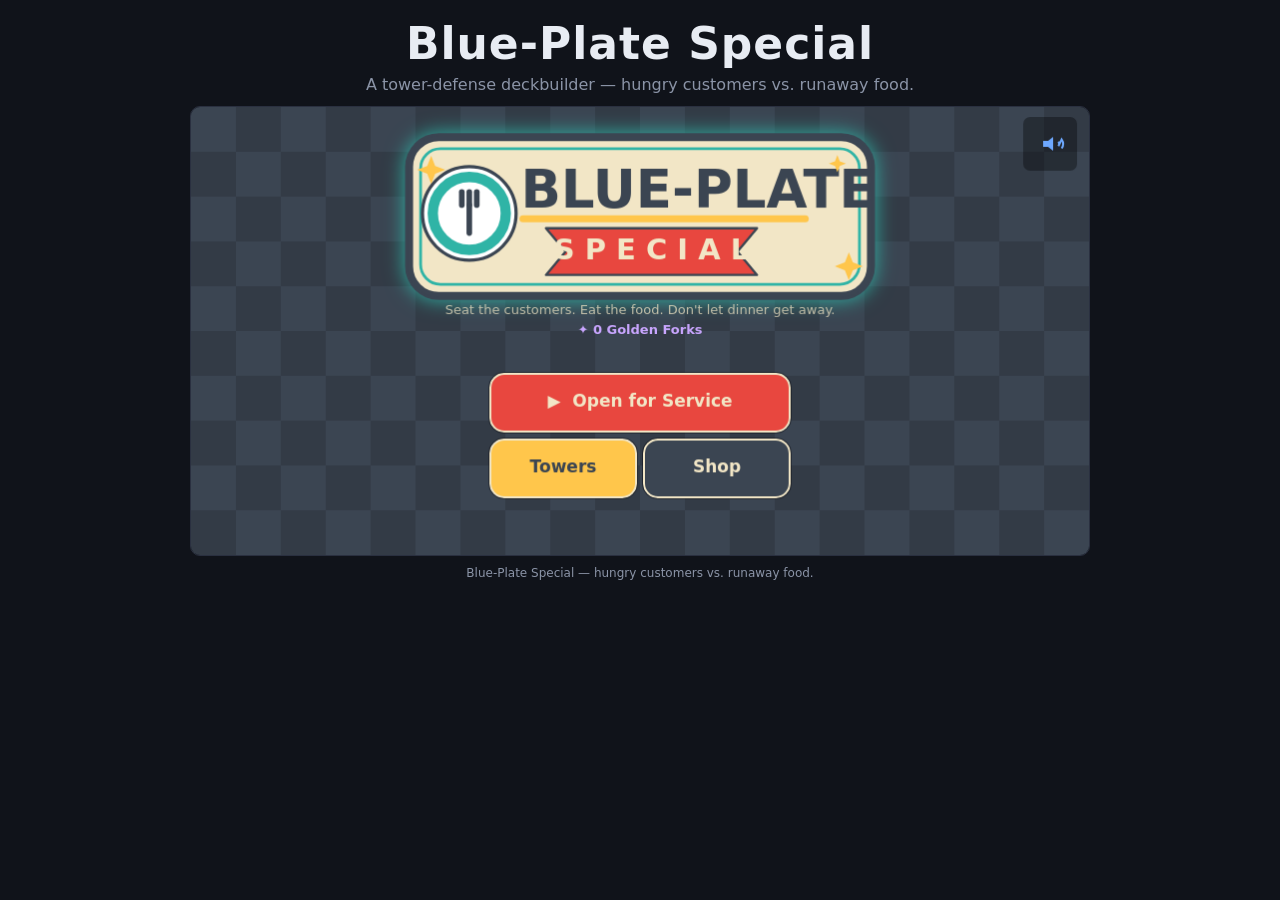
<file: index.html>
<!DOCTYPE html>
<!--
  Blue-Plate Special (working title; formerly Deckbound) — a tower-defense deckbuilder (v1).

  Theme: hungry customers vs. runaway food. From the hub, spend Golden Forks to
  reserve customers/perks (saved between runs), then Open for Service — seat &
  upgrade customers from your regulars, and eat waves of runaway dishes before
  they reach the trash chute. Win or lose, you earn Golden Forks and get stronger
  over time. All game code lives in src/ (DOM-free logic in src/engine.js).

  Plain HTML + CSS + JavaScript for now. We can add Phaser 3 later if the
  real-time action needs it (see GAME_BRIEF.md).
-->
<html lang="en">
<head>
  <meta charset="UTF-8" />

  <!-- Makes the page scale correctly on phones (needed for iPhone play).
       maximum-scale=1 + user-scalable=no stop iOS Safari's double-tap-to-zoom on
       the canvas (a tower-defense game wants taps, not zoom gestures) — paired
       with touch-action:none on the canvas in style.css. -->
  <meta name="viewport" content="width=device-width, initial-scale=1.0, maximum-scale=1.0, user-scalable=no, viewport-fit=cover" />

  <title>Blue-Plate Special</title>

  <!-- Our styles live in a separate file to keep things easy to read. -->
  <link rel="stylesheet" href="style.css" />
</head>

<body>
  <!-- Page header: the game's title and a one-line reminder of what it is. -->
  <header class="site-header">
    <h1>Blue-Plate Special</h1>
    <p class="tagline">A tower-defense deckbuilder — hungry customers vs. runaway food.</p>
  </header>

  <!-- Main play area. Everything the game draws will go on this canvas. -->
  <main class="stage">
    <!--
      The <canvas> is where all game graphics are drawn. Its internal drawing
      size (900x450) is fixed here; CSS controls how big it looks on screen. The
      board is an 800x450 coordinate space offset right by a 100px tower rail — a
      presentation-only viewport transform (Issue #79); the engine still lives in
      board coords. src/render.js draws the rail, the scene, and the upgrade sheet.
    -->
    <canvas id="game-canvas" width="900" height="450"
            aria-label="Blue-Plate Special game area: the tower rail, the conveyor belt, and the dish return"></canvas>
  </main>

  <!-- Footer: a quiet status line we can use while building. -->
  <footer class="site-footer">
    <span>Blue-Plate Special — hungry customers vs. runaway food.</span>
  </footer>

  <!-- Balance numbers (difficulty & economy), generated from data/balance.json
       by tools/gen_balance.py. Loaded first so window.BALANCE exists when the
       game reads it. Deferred scripts run in order. -->
  <script src="balance.data.js?v=fb516e59" defer></script>

  <!-- The game code, split into modules (order matters; plain globals, no
       bundler — double-clicking index.html still works):
       data (constants + balance merge) -> engine (DOM-free logic) -> audio ->
       art (pure draw fns) -> render (UI/scene) -> main (boot/input/loop). -->
  <script src="src/data.js?v=92abb247" defer></script>
  <script src="src/engine.js?v=baeb0e07" defer></script>
  <script src="src/audio.js?v=4b8a68f2" defer></script>
  <script src="src/art.js?v=645c8ca5" defer></script>
  <script src="src/render.js?v=beed371e" defer></script>
  <script src="src/main.js?v=631be13c" defer></script>
</body>
</html>
</file>
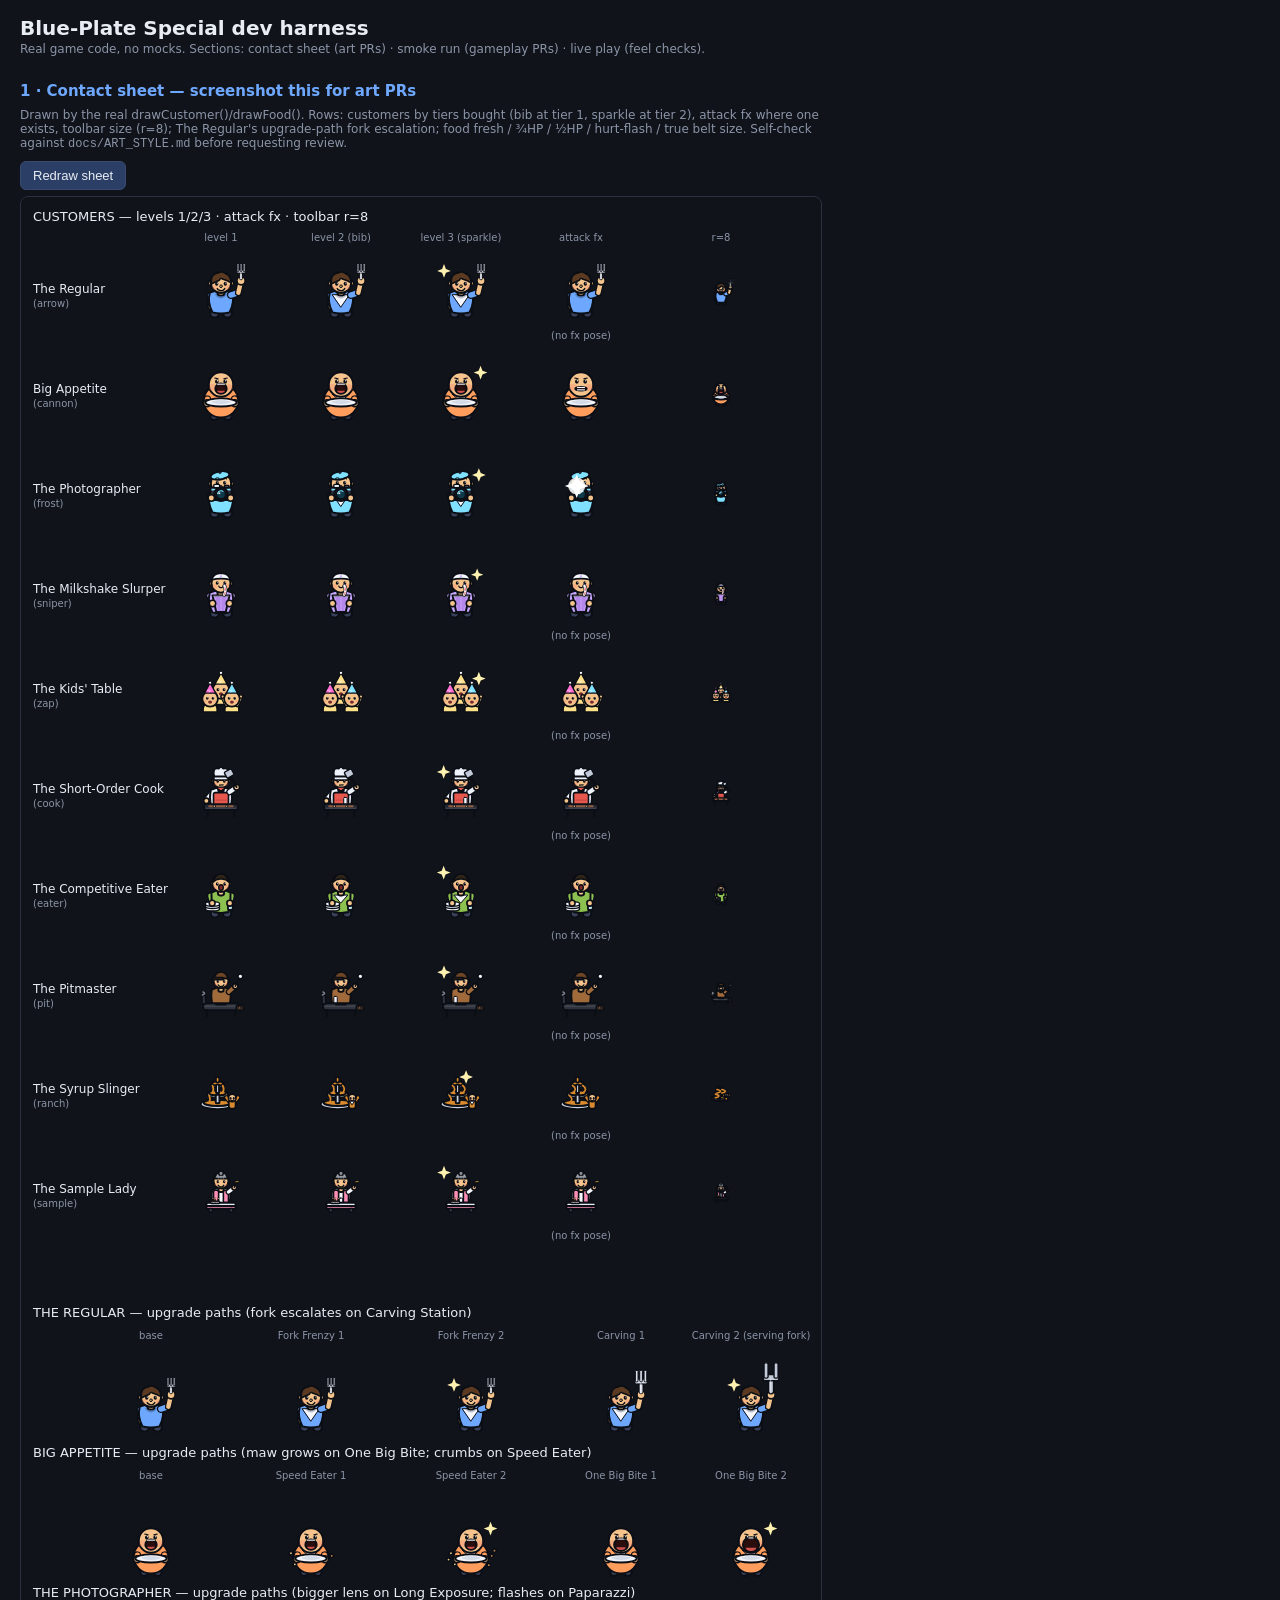
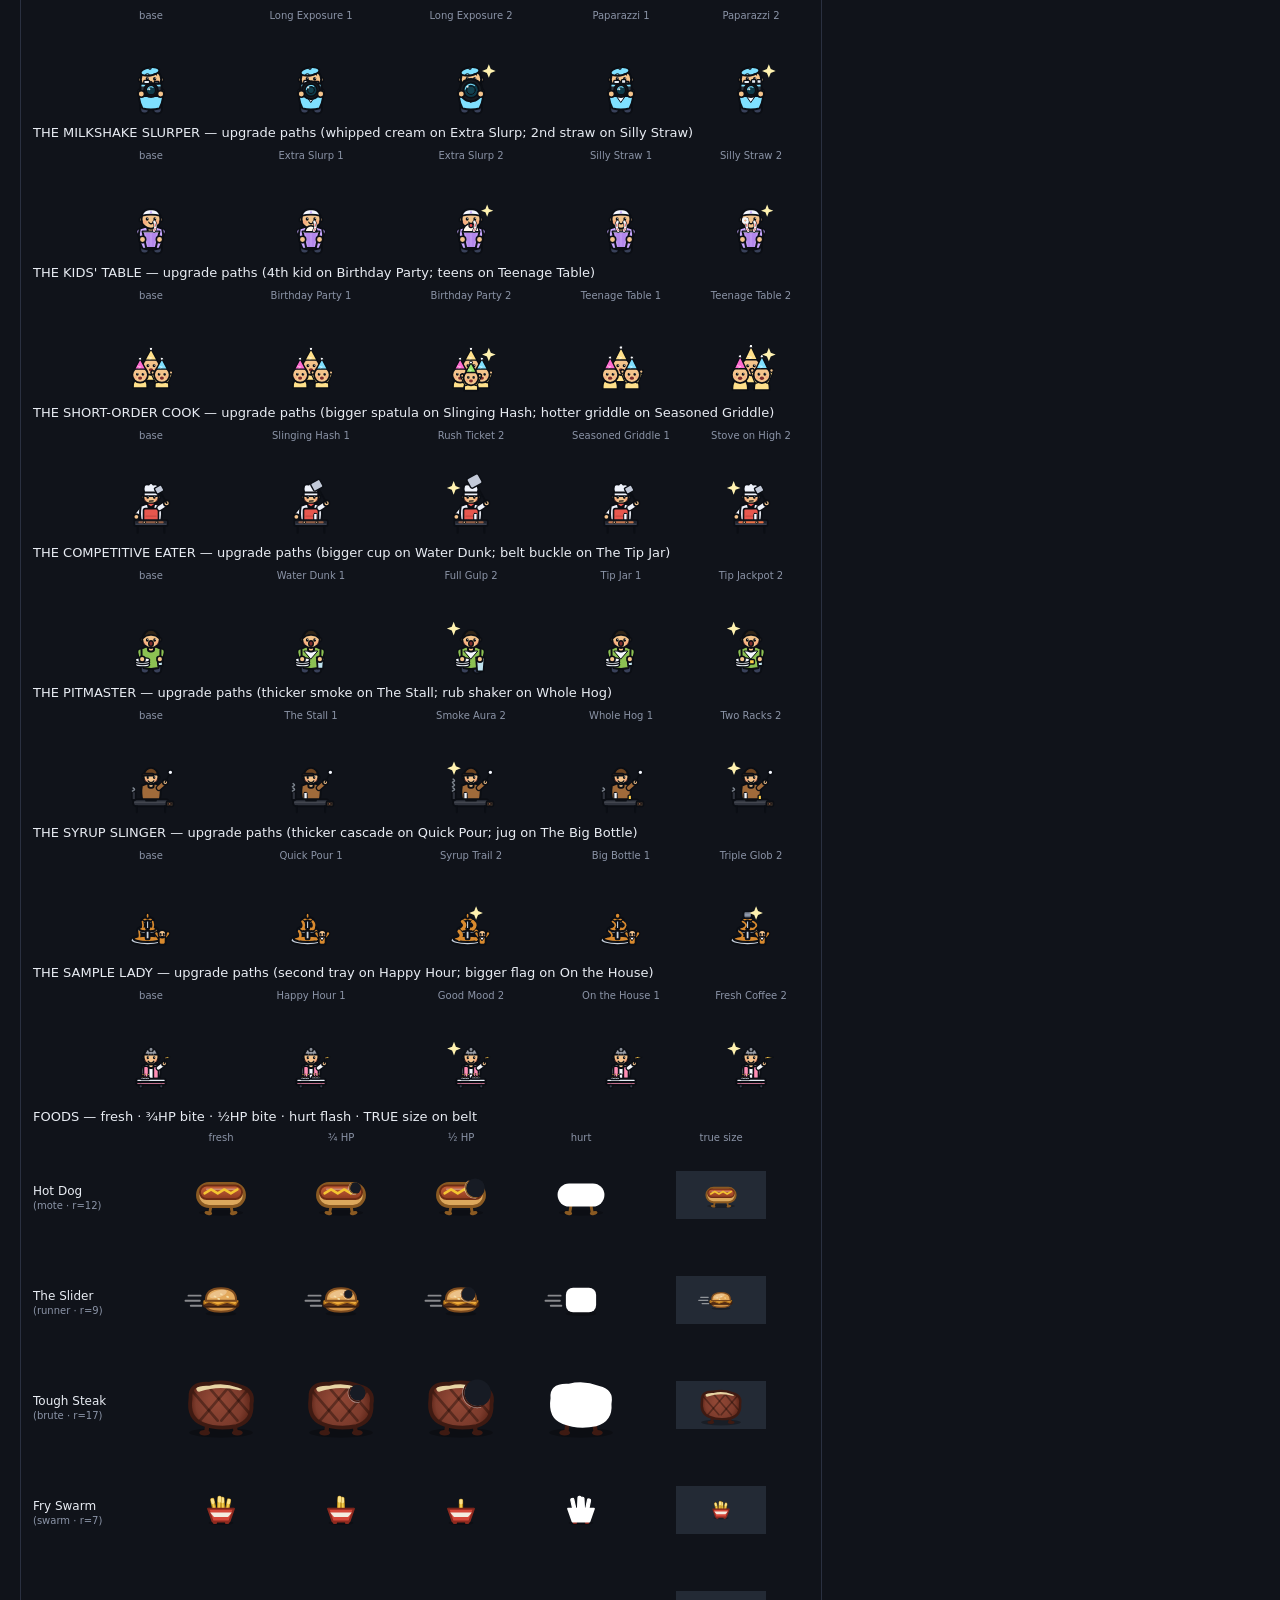
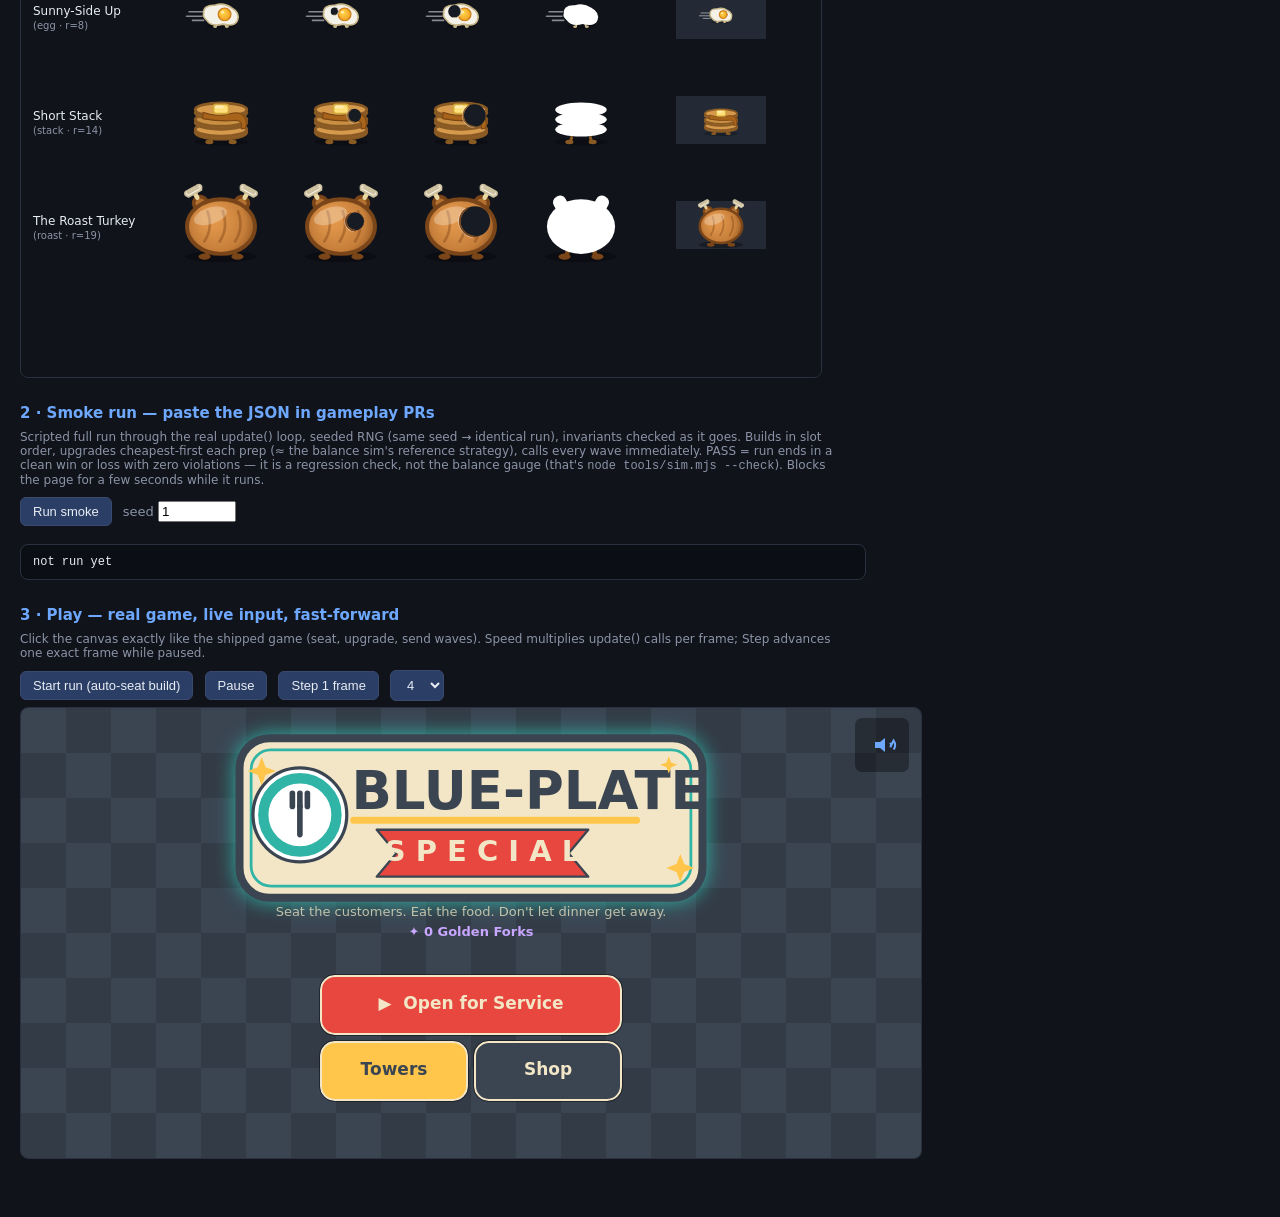
<file: tools/dev/harness.html>
<!DOCTYPE html>
<!--
  Blue-Plate Special dev harness — the self-serve verification tool for agents (and
  curious humans). Loads the REAL game code (../../balance.data.js + the
  ../../src/*.js modules, no copies, no mocks) and gives three things:

    1. CONTACT SHEET — every customer (levels 1/2/3, attack fx, toolbar size) and
       every food (fresh / ¾HP / ½HP / hurt / true belt size) drawn by the real
       drawCustomer()/drawFood() onto one canvas. Screenshot THIS for art PRs —
       one image, one review round, instead of per-asset back-and-forth.

    2. SMOKE RUN — plays a full scripted run through the real update() loop with
       a SEEDED RNG (same seed → same run, so a repro is a URL), checking
       invariants every few steps (currency ≥ 0, lives in range, finite enemy
       state, legal phases). Prints a JSON verdict. Paste that JSON in gameplay
       PRs.

    3. PLAY — the real game, live input, with a speed multiplier and
       frame-stepping. The page freezes the game's own rAF loop at boot and
       drives update()/render() itself, so fast-forward and stepping stay exact.

  URL params (all optional):
    ?mode=sheet | smoke | play | sounds   auto-run that section on load
    &seed=1                         RNG seed (smoke always seeds; play seeds if given)
    &build=arrow,cannon,frost,arrow tower ids placed in slot order (default = the
                                    balance sim's reference board)
    &paths=stat | signature         which upgrade path each tower takes in the smoke
                                    (default stat; signature exercises the tier-2 mechanics)
    &speed=4                        play-mode updates per frame (1/2/4/8)

  Serve the repo root (python3 -m http.server) and open
    http://localhost:PORT/tools/dev/harness.html?mode=sheet
  Dev tool only — not part of the game; safe to ignore in production.
-->
<html lang="en">
<head>
<meta charset="UTF-8" />
<meta name="viewport" content="width=device-width, initial-scale=1.0" />
<title>Blue-Plate Special dev harness</title>
<style>
  :root { --bg:#10131a; --panel:#171b24; --ink:#e8ecf3; --muted:#8b94a7; --accent:#6ea8fe; --good:#7dff9b; --bad:#ff6b6b; }
  body { margin:0; padding:16px 20px 60px; background:var(--bg); color:var(--ink);
         font-family: system-ui, -apple-system, "Segoe UI", Roboto, sans-serif; }
  h1 { font-size:20px; margin:0 0 2px; }
  h2 { font-size:15px; margin:26px 0 8px; color:var(--accent); }
  p.hint { color:var(--muted); font-size:12px; margin:2px 0 10px; max-width:820px; }
  canvas { background:var(--panel); border:1px solid #2a3040; border-radius:8px; display:block; }
  button, select { background:#2b3f66; color:var(--ink); border:1px solid #3a4a6e; border-radius:6px;
                   padding:6px 12px; font-size:13px; cursor:pointer; margin:0 6px 6px 0; }
  button:hover { background:#37518a; }
  pre { background:#0b0e14; border:1px solid #2a3040; border-radius:8px; padding:10px 12px;
        font-size:12px; max-width:820px; overflow-x:auto; white-space:pre-wrap; }
  .pass { color:var(--good); } .fail { color:var(--bad); }
</style>
</head>
<body>
<h1>Blue-Plate Special dev harness</h1>
<p class="hint">Real game code, no mocks. Sections: contact sheet (art PRs) · smoke run (gameplay PRs) · live play (feel checks).</p>

<!-- ============ 1) CONTACT SHEET ============ -->
<h2 id="sheet-title">1 · Contact sheet — screenshot this for art PRs</h2>
<p class="hint">Drawn by the real drawCustomer()/drawFood(). Rows: customers by tiers bought (bib at tier 1, sparkle at tier 2), attack fx where one exists, toolbar size (r=8); The Regular's upgrade-path fork escalation; food fresh / ¾HP / ½HP / hurt-flash / true belt size. Self-check against <code>docs/ART_STYLE.md</code> before requesting review.</p>
<button id="redraw-sheet">Redraw sheet</button>
<canvas id="sheet-canvas" width="800" height="3380"></canvas>

<!-- ============ 2) SMOKE RUN ============ -->
<h2 id="smoke-title">2 · Smoke run — paste the JSON in gameplay PRs</h2>
<p class="hint">Scripted full run through the real update() loop, seeded RNG (same seed → identical run), invariants checked as it goes. Builds in slot order, upgrades cheapest-first each prep (≈ the balance sim's reference strategy), calls every wave immediately. PASS = run ends in a clean win or loss with zero violations — it is a regression check, not the balance gauge (that's <code>node tools/sim.mjs --check</code>). Blocks the page for a few seconds while it runs.</p>
<button id="run-smoke">Run smoke</button>
<label style="font-size:13px;color:var(--muted)">seed <input id="smoke-seed" type="number" value="1" style="width:70px"></label>
<pre id="smoke-out">not run yet</pre>

<!-- ============ 3) PLAY ============ -->
<h2 id="play-title">3 · Play — real game, live input, fast-forward</h2>
<p class="hint">Click the canvas exactly like the shipped game (seat, upgrade, send waves). Speed multiplies update() calls per frame; Step advances one exact frame while paused.</p>
<button id="play-start">Start run (auto-seat build)</button>
<button id="play-pause">Pause</button>
<button id="play-step">Step 1 frame</button>
<select id="play-speed"><option>1</option><option>2</option><option selected>4</option><option>8</option></select>
<canvas id="game-canvas" width="900" height="450"></canvas>   <!-- 900x450 design canvas (800x450 board + 100px rail), Issue #79 -->

<!-- Freeze the game's own rAF loop BEFORE src/main.js boots: startGameLoop()
     runs at DOMContentLoaded and would otherwise fight the harness driver. The
     harness restores real rAF for its own loop after boot. -->
<script>
  window.__realRAF = window.requestAnimationFrame.bind(window);
  window.requestAnimationFrame = function () { return 0; };
</script>
<script>
  // Cache-bust the game scripts so a warm browser can't serve STALE src during
  // verification (this bit two prior sessions — the harness has no gen_balance
  // ?v= stamps like index.html does). Date.now() forces a fresh fetch each load;
  // document.write keeps the strict load order (data → engine → audio → art →
  // render → main) that plain-globals boot depends on.
  var __cb = "?cb=" + Date.now();
  ["../../balance.data.js", "../../src/data.js", "../../src/engine.js", "../../src/audio.js",
   "../../src/art.js", "../../src/render.js", "../../src/main.js"]
    .forEach(function (s) { document.write('<script src="' + s + __cb + '"><\/script>'); });
</script>

<script>
(function () {
  "use strict";

  const params = new URLSearchParams(location.search);
  const DEFAULT_BUILD = ["arrow", "cannon", "frost", "arrow"];   // = the sim's reference board
  // Reference upgrade strategy (mirrors tools/sim.mjs): each tower commits to
  // one fixed path and buys its two tiers cheapest-next-first.
  const SIM_PATHS = { arrow: "carvingStation", cannon: "oneBigBite", frost: "longExposure", sniper: "extraSlurp", zap: "teenageTable" };
  // The signature path per tower — ?paths=signature drives the smoke down these so
  // it exercises the tier-2 mechanics (pierce, crumb, knockback, …), not just stats.
  const SIGNATURE_PATHS = { arrow: "forkFrenzy", cannon: "speedEater", frost: "paparazzi", sniper: "sillyStraw", zap: "birthdayParty" };
  const pathMapFor = mode => (mode === "signature" ? SIGNATURE_PATHS : SIM_PATHS);
  const parsePaths = () => (params.get("paths") === "signature" ? "signature" : "stat");
  const parseBuild = () => {
    const raw = (params.get("build") || "").split(",").map(s => s.trim()).filter(Boolean);
    const valid = raw.filter(id => TOWER_BY_ID[id]);
    return valid.length ? valid : DEFAULT_BUILD;
  };

  // Deterministic RNG: swap Math.random for a seeded generator. The game only
  // calls Math.random at runtime (spawn shuffle, jitter, particles), never at
  // load, so seeding just-in-time makes whole runs reproducible.
  function mulberry32(a) {
    return function () {
      a |= 0; a = (a + 0x6D2B79F5) | 0;
      let t = Math.imul(a ^ (a >>> 15), 1 | a);
      t = (t + Math.imul(t ^ (t >>> 7), 61 | t)) ^ t;
      return ((t ^ (t >>> 14)) >>> 0) / 4294967296;
    };
  }

  /* ---------------- 1) Contact sheet ---------------- */

  function drawSheet() {
    const c = document.getElementById("sheet-canvas");
    const ctx = c.getContext("2d");
    ctx.clearRect(0, 0, c.width, c.height);
    ctx.fillStyle = "#10131a"; ctx.fillRect(0, 0, c.width, c.height);

    const label = (text, x, y, size = 10, color = "#8b94a7", align = "center") => {
      ctx.fillStyle = color; ctx.font = size + "px system-ui, sans-serif";
      ctx.textAlign = align; ctx.fillText(text, x, y); ctx.textAlign = "left";
    };
    const title = (text, y) => label(text, 12, y, 13, "#e8ecf3", "left");

    // --- Customers: one row each; cols L1, L2, L3, fx, toolbar size ---
    title("CUSTOMERS — levels 1/2/3 · attack fx · toolbar r=8", 24);
    const custCols = [200, 320, 440, 560, 700];
    const colHead = ["level 1", "level 2 (bib)", "level 3 (sparkle)", "attack fx", "r=8"];
    custCols.forEach((x, i) => label(colHead[i], x, 44));
    // fx states only exist for these two; others just show their base pose.
    const FX = { cannon: { bite: 0.8 }, frost: { firing: true } };
    TOWER_ORDER.forEach((id, row) => {
      const def = TOWER_BY_ID[id];
      const cy = 96 + row * 100;
      label(def.name, 12, cy, 12, "#e8ecf3", "left");
      label("(" + id + ")", 12, cy + 14, 10, "#8b94a7", "left");
      [1, 2, 3].forEach((lv, col) => drawCustomer(ctx, id, custCols[col], cy, 17, def.color, { level: lv }));
      drawCustomer(ctx, id, custCols[3], cy, 17, def.color, { level: 1, ...(FX[id] || {}) });
      if (!FX[id]) label("(no fx pose)", custCols[3], cy + 46);
      drawCustomer(ctx, id, custCols[4], cy, 8, def.color, { level: 1 });
    });

    // --- The Regular: upgrade-PATH art states (PR 1 vertical slice) ---
    // Carving Station escalates the fork (bigger at tier 1, large two-tine serving
    // fork at tier 2); Fork Frenzy keeps the everyday fork (its tier-2 pierce is a
    // projectile, not customer art). Bib appears at tier 1, sparkle at tier 2.
    const rpY = 1120;   // sections sit below ALL customer rows (96 + 10×100)
    title("THE REGULAR — upgrade paths (fork escalates on Carving Station)", rpY);
    const rpCols = [130, 290, 450, 600, 730];
    const rpHead = ["base", "Fork Frenzy 1", "Fork Frenzy 2", "Carving 1", "Carving 2 (serving fork)"];
    rpCols.forEach((x, i) => label(rpHead[i], x, rpY + 22));
    const rpStates = [
      { level: 1 },
      { level: 2, path: "forkFrenzy", tier: 1 },
      { level: 3, path: "forkFrenzy", tier: 2 },
      { level: 2, path: "carvingStation", tier: 1 },
      { level: 3, path: "carvingStation", tier: 2 },
    ];
    rpStates.forEach((st, i) => drawCustomer(ctx, "arrow", rpCols[i], rpY + 90, 17, TOWER_BY_ID.arrow.color, st));

    // --- Big Appetite: upgrade-PATH art states (PR 2 signatures) ---
    // One Big Bite grows the maw (bigger bite → the knockback path); Speed Eater
    // scatters more crumbs (fast, messy eater → the crumb-splash path). Bib at tier
    // 1, sparkle at tier 2, same as everyone.
    const bpY = 1260;
    title("BIG APPETITE — upgrade paths (maw grows on One Big Bite; crumbs on Speed Eater)", bpY);
    const bpCols = [130, 290, 450, 600, 730];
    const bpHead = ["base", "Speed Eater 1", "Speed Eater 2", "One Big Bite 1", "One Big Bite 2"];
    bpCols.forEach((x, i) => label(bpHead[i], x, bpY + 22));
    const bpStates = [
      { level: 1 },
      { level: 2, path: "speedEater", tier: 1 },
      { level: 3, path: "speedEater", tier: 2 },
      { level: 2, path: "oneBigBite", tier: 1 },
      { level: 3, path: "oneBigBite", tier: 2 },
    ];
    bpStates.forEach((st, i) => drawCustomer(ctx, "cannon", bpCols[i], bpY + 92, 17, TOWER_BY_ID.cannon.color, st));

    // --- The Photographer: upgrade-PATH art states (PR 3 signatures) ---
    // Long Exposure deepens the lens (longer + stronger after-slow); Paparazzi adds
    // flash bulbs (freezes 2 dishes at once). Bib at tier 1, sparkle at tier 2.
    const phY = 1400;
    title("THE PHOTOGRAPHER — upgrade paths (bigger lens on Long Exposure; flashes on Paparazzi)", phY);
    const phCols = [130, 290, 450, 600, 730];
    const phHead = ["base", "Long Exposure 1", "Long Exposure 2", "Paparazzi 1", "Paparazzi 2"];
    phCols.forEach((x, i) => label(phHead[i], x, phY + 22));
    const phStates = [
      { level: 1 },
      { level: 2, path: "longExposure", tier: 1 },
      { level: 3, path: "longExposure", tier: 2 },
      { level: 2, path: "paparazzi", tier: 1 },
      { level: 3, path: "paparazzi", tier: 2 },
    ];
    phStates.forEach((st, i) => drawCustomer(ctx, "frost", phCols[i], phY + 92, 17, TOWER_BY_ID.frost.color, st));

    // --- The Milkshake Slurper: upgrade-PATH art states (PR 3 signatures) ---
    // Extra Slurp mounds whipped cream (+ cherry) on the shake; Silly Straw adds a
    // second bendy straw (drains 2 dishes), with a loop at tier 2.
    const slY = 1540;
    title("THE MILKSHAKE SLURPER — upgrade paths (whipped cream on Extra Slurp; 2nd straw on Silly Straw)", slY);
    const slCols = [130, 290, 450, 600, 730];
    const slHead = ["base", "Extra Slurp 1", "Extra Slurp 2", "Silly Straw 1", "Silly Straw 2"];
    slCols.forEach((x, i) => label(slHead[i], x, slY + 22));
    const slStates = [
      { level: 1 },
      { level: 2, path: "extraSlurp", tier: 1 },
      { level: 3, path: "extraSlurp", tier: 2 },
      { level: 2, path: "sillyStraw", tier: 1 },
      { level: 3, path: "sillyStraw", tier: 2 },
    ];
    slStates.forEach((st, i) => drawCustomer(ctx, "sniper", slCols[i], slY + 92, 17, TOWER_BY_ID.sniper.color, st));

    // --- The Kids' Table: upgrade-PATH art states (PR 4 signatures) ---
    // Birthday Party t2 seats a 4th kid (4 hands); Teenage Table grows the whole
    // huddle into lanky teenagers (bigger, taller hats, longer arms).
    const ktY = 1680;
    title("THE KIDS' TABLE — upgrade paths (4th kid on Birthday Party; teens on Teenage Table)", ktY);
    const ktCols = [130, 290, 450, 600, 730];
    const ktHead = ["base", "Birthday Party 1", "Birthday Party 2", "Teenage Table 1", "Teenage Table 2"];
    ktCols.forEach((x, i) => label(ktHead[i], x, ktY + 22));
    const ktStates = [
      { level: 1 },
      { level: 2, path: "birthdayParty", tier: 1 },
      { level: 3, path: "birthdayParty", tier: 2 },
      { level: 2, path: "teenageTable", tier: 1 },
      { level: 3, path: "teenageTable", tier: 2 },
    ];
    ktStates.forEach((st, i) => drawCustomer(ctx, "zap", ktCols[i], ktY + 92, 17, TOWER_BY_ID.zap.color, st));

    // --- The Short-Order Cook (Roster Growth 1) — a STATION with a person ---
    // Slinging Hash grows the spatula (Rush Ticket = 3 sears); Seasoned Griddle
    // runs the griddle hotter (Order Up = a chance to spatula-fling a dish back).
    const ckY = 1820;
    title("THE SHORT-ORDER COOK — upgrade paths (bigger spatula on Slinging Hash; hotter griddle on Seasoned Griddle)", ckY);
    const ckCols = [130, 290, 450, 600, 730];
    const ckHead = ["base", "Slinging Hash 1", "Rush Ticket 2", "Seasoned Griddle 1", "Stove on High 2"];
    ckCols.forEach((x, i) => label(ckHead[i], x, ckY + 22));
    const ckStates = [
      { level: 1 },
      { level: 2, path: "slingingHash", tier: 1 },
      { level: 3, path: "slingingHash", tier: 2 },
      { level: 2, path: "seasonedGriddle", tier: 1 },
      { level: 3, path: "seasonedGriddle", tier: 2 },
    ];
    ckStates.forEach((st, i) => drawCustomer(ctx, "cook", ckCols[i], ckY + 92, 17, TOWER_BY_ID.cook.color, st));

    // --- The Competitive Eater (Roster Growth 1) — Slurper-derived table dressing ---
    // Water Dunk grows the water cup (t2 = the full-gulp speed tier); The Tip Jar
    // keeps the champion's buckle (t2 = the every-fifth-kill tip jackpot).
    const ceY = 1960;
    title("THE COMPETITIVE EATER — upgrade paths (bigger cup on Water Dunk; belt buckle on The Tip Jar)", ceY);
    const ceCols = [130, 290, 450, 600, 730];
    const ceHead = ["base", "Water Dunk 1", "Full Gulp 2", "Tip Jar 1", "Tip Jackpot 2"];
    ceCols.forEach((x, i) => label(ceHead[i], x, ceY + 22));
    const ceStates = [
      { level: 1 },
      { level: 2, path: "waterDunk", tier: 1 },
      { level: 3, path: "waterDunk", tier: 2 },
      { level: 2, path: "tipJar", tier: 1 },
      { level: 3, path: "tipJar", tier: 2 },
    ];
    ceStates.forEach((st, i) => drawCustomer(ctx, "eater", ceCols[i], ceY + 92, 17, TOWER_BY_ID.eater.color, st));

    // --- The Pitmaster (Roster Growth 2) — a lone obsessive behind an offset smoker ---
    // The Stall thickens the chimney smoke (t2 = the ambient smoke aura); Whole
    // Hog adds the rub shaker (t2 = the two-rack dual lock).
    const ptY = 2100;
    title("THE PITMASTER — upgrade paths (thicker smoke on The Stall; rub shaker on Whole Hog)", ptY);
    const ptCols = [130, 290, 450, 600, 730];
    const ptHead = ["base", "The Stall 1", "Smoke Aura 2", "Whole Hog 1", "Two Racks 2"];
    ptCols.forEach((x, i) => label(ptHead[i], x, ptY + 22));
    const ptStates = [
      { level: 1 },
      { level: 2, path: "theStall", tier: 1 },
      { level: 3, path: "theStall", tier: 2 },
      { level: 2, path: "wholeHog", tier: 1 },
      { level: 3, path: "wholeHog", tier: 2 },
    ];
    ptStates.forEach((st, i) => drawCustomer(ctx, "pit", ptCols[i], ptY + 92, 17, TOWER_BY_ID.pit.color, st));

    // --- The Syrup Slinger (id `ranch`, Tower Rework) — a tall fountain + tiny superfan ---
    // Quick Pour thickens the cascade; The Big Bottle mounts the jug at t2.
    const rnY = 2240;
    title("THE SYRUP SLINGER — upgrade paths (thicker cascade on Quick Pour; jug on The Big Bottle)", rnY);
    const rnCols = [130, 290, 450, 600, 730];
    const rnHead = ["base", "Quick Pour 1", "Syrup Trail 2", "Big Bottle 1", "Triple Glob 2"];
    rnCols.forEach((x, i) => label(rnHead[i], x, rnY + 22));
    const rnStates = [
      { level: 1 },
      { level: 2, path: "quickPour", tier: 1 },
      { level: 3, path: "quickPour", tier: 2 },
      { level: 2, path: "bigBottle", tier: 1 },
      { level: 3, path: "bigBottle", tier: 2 },
    ];
    rnStates.forEach((st, i) => drawCustomer(ctx, "ranch", rnCols[i], rnY + 92, 17, TOWER_BY_ID.ranch.color, st));

    // --- The Sample Lady (Tower Rework: pure support) — a demo cart with toothpick trays ---
    // Happy Hour stacks a second tray; On the House raises a bigger flag.
    const smY = 2380;
    title("THE SAMPLE LADY — upgrade paths (second tray on Happy Hour; bigger flag on On the House)", smY);
    const smCols = [130, 290, 450, 600, 730];
    const smHead = ["base", "Happy Hour 1", "Good Mood 2", "On the House 1", "Fresh Coffee 2"];
    smCols.forEach((x, i) => label(smHead[i], x, smY + 22));
    const smStates = [
      { level: 1 },
      { level: 2, path: "happyHour", tier: 1 },
      { level: 3, path: "happyHour", tier: 2 },
      { level: 2, path: "onTheHouse", tier: 1 },
      { level: 3, path: "onTheHouse", tier: 2 },
    ];
    smStates.forEach((st, i) => drawCustomer(ctx, "sample", smCols[i], smY + 92, 17, TOWER_BY_ID.sample.color, st));

    // --- Foods: one row each; cols fresh, ¾HP, ½HP, hurt, true belt size ---
    const fy = 2550;
    title("FOODS — fresh · ¾HP bite · ½HP bite · hurt flash · TRUE size on belt", fy - 26);
    const foodCols = [200, 320, 440, 560, 700];
    const foodHead = ["fresh", "¾ HP", "½ HP", "hurt", "true size"];
    foodCols.forEach((x, i) => label(foodHead[i], x, fy - 6));
    Object.keys(ENEMY_TYPES).forEach((id, row) => {
      const et = ENEMY_TYPES[id];
      const cy = fy + 48 + row * 105;
      label(et.name, 12, cy, 12, "#e8ecf3", "left");
      label("(" + id + " · r=" + et.radius + ")", 12, cy + 14, 10, "#8b94a7", "left");
      const R = et.radius * 1.6;   // enlarged for inspection
      drawFood(ctx, id, foodCols[0], cy, R, et.color, et.edge, false, 0);
      drawFood(ctx, id, foodCols[1], cy, R, et.color, et.edge, false, 1);
      drawFood(ctx, id, foodCols[2], cy, R, et.color, et.edge, false, 2);
      drawFood(ctx, id, foodCols[3], cy, R, et.color, et.edge, true, 0);
      // true size on a belt-colored strip — the "reads at ~15px" check.
      ctx.fillStyle = "#232a35"; ctx.fillRect(foodCols[4] - 45, cy - 24, 90, 48);
      drawFood(ctx, id, foodCols[4], cy, et.radius, et.color, et.edge, false, 0);
    });
  }

  /* ---------------- 2) Smoke run ---------------- */

  function runSmoke(seed, build, pathMode = "stat", mapId = null) {
    const pathMap = pathMapFor(pathMode);
    const t0 = performance.now();
    const violations = [], errors = [];
    const realRandom = Math.random;
    Math.random = mulberry32(seed);
    let steps = 0;
    const STEP_CAP = 60 * 60 * 60;   // 60 sim-minutes — endless runs always end in
                                     // defeat eventually; this is a generous safety bound
    try {
      META = freshMeta();            // deterministic meta: base 4 towers, no perks
      loadMap(mapId);                // map platform: null -> default maps[0] (blueplate)
      startRun();
      let nextSlot = 0;
      const check = () => {
        if (game.currency < 0) violations.push("currency " + game.currency + " < 0 @step " + steps);
        if (game.lives < 0 || game.lives > game.maxLives) violations.push("lives " + game.lives + " out of [0," + game.maxLives + "] @step " + steps);
        if (!["prep", "wave", "lost"].includes(game.phase)) violations.push("illegal phase '" + game.phase + "' @step " + steps);
        for (const e of game.enemies) {
          if (!Number.isFinite(e.x) || !Number.isFinite(e.y) || !Number.isFinite(e.hp)) {
            violations.push("non-finite enemy state @step " + steps); break;
          }
        }
      };
      // Prep policy ≈ the sim's reference strategy: build at the map's simAnchors
      // (the former slot coordinates, in order — free placement has no slots) as
      // affordable, then spend spare Tips on the cheapest upgrade, then call the wave.
      const anchors = MAP.simAnchors;
      const prep = () => {
        while (nextSlot < anchors.length && nextSlot < build.length) {
          const id = build[nextSlot];
          if (game.currency < TOWER_BY_ID[id].cost) break;
          game.selectedType = id;
          tryBuild(anchors[nextSlot].x, anchors[nextSlot].y);
          nextSlot++;
        }
        for (;;) {
          // Only towers whose chosen path still has a next tier — guards a missing
          // id or a maxed/locked path so a future tower without a mapping won't crash.
          const cands = game.towers.filter(t => { const p = pathMap[t.typeId]; return p && nextTier(t, p); });
          if (!cands.length) break;
          const cost = t => nextTier(t, pathMap[t.typeId]).cost;
          const t = cands.reduce((a, b) => cost(a) <= cost(b) ? a : b);
          if (game.currency < cost(t)) break;
          tryUpgrade(t, pathMap[t.typeId]);
        }
      };
      while (steps < STEP_CAP && game.phase !== "lost") {
        if (game.phase === "prep") { prep(); startNextWave(); }
        update(STEP);
        steps++;
        if (steps % 6 === 0) check();
      }
      check();
      if (game.phase !== "lost") violations.push("run did not terminate within " + STEP_CAP + " steps");
    } catch (err) {
      errors.push(String(err && err.stack || err));
    } finally {
      Math.random = realRandom;
    }
    render();   // leave the end screen visible on the game canvas
    const last = game.lastRun || {};
    const result = {
      verdict: (violations.length === 0 && errors.length === 0) ? "PASS" : "FAIL",
      seed, paths: pathMode, build: build.join(","),
      outcome: game.phase,
      waveReached: last.wave != null ? last.wave : game.waveIndex + 1,
      dishesEaten: last.killed != null ? last.killed : game.killed,
      livesLeft: game.lives,
      tipsLeft: game.currency,
      steps, simMinutes: +(steps / 3600).toFixed(1),
      violations, errors,
      ms: Math.round(performance.now() - t0),
    };
    return result;
  }

  function smokeToPage(result) {
    const out = document.getElementById("smoke-out");
    out.textContent = JSON.stringify(result, null, 2);
    out.className = result.verdict === "PASS" ? "pass" : "fail";
    document.title = "SMOKE " + result.verdict + " — Blue-Plate Special harness";
    console.log("SMOKE_RESULT " + JSON.stringify(result));
  }

  /* ---------------- 3) Play driver ---------------- */

  const play = { on: false, speed: parseInt(params.get("speed") || "4", 10) || 4 };
  function playLoop() {
    if (play.on) {
      for (let i = 0; i < play.speed; i++) update(STEP);
      render();
    }
    window.__realRAF(playLoop);
  }
  function startPlay(build, mapId = null) {
    if (params.get("seed")) Math.random = mulberry32(parseInt(params.get("seed"), 10) || 1);
    META = freshMeta();
    loadMap(mapId);   // map platform: null -> default maps[0] (diner)
    startRun();
    // Auto-seat the build so a feel-check starts instantly; play on from there.
    // Seats go at the active map's simAnchors (free placement — no fixed slots).
    const anchors = MAP.simAnchors;
    let slot = 0;
    for (const id of build) {
      if (slot >= anchors.length || game.currency < TOWER_BY_ID[id].cost) break;
      game.selectedType = id;
      tryBuild(anchors[slot].x, anchors[slot].y);
      slot++;
    }
    play.on = true;
    render();
  }

  /* ---------------- 4) Sound board (audio pass, Issue #64) ---------------- */
  // The audio "contact sheet": every audio event with a play button. Buttons
  // satisfy the AudioContext user-gesture rule; each click unlocks audio, clears
  // the throttle so repeats always sound, then fires the event. 100% procedural
  // Web Audio — no files. Audition the whole pass here in one review round.
  function buildSoundBoard() {
    const A = audio, ring = (fn) => { A.unlock(); A._last = {}; fn(); };
    const rows = [
      ["TOWER ATTACKS  (base + upgrade paths)", null],
      ["The Regular — light fork tink", () => A.shoot("arrow", null)],
      ["  Fork Frenzy — rapid fork flurry", () => A.shoot("arrow", "forkFrenzy")],
      ["  Carving Station — heavier shink", () => A.shoot("arrow", "carvingStation")],
      ["Big Appetite — ONE big wet CHOMP", () => A.shoot("cannon", null)],
      ["The Photographer — shutter + flash", () => A.shoot("frost", null)],
      ["  Long Exposure — slow, drawn-out shutter", () => A.shoot("frost", "longExposure")],
      ["The Milkshake Slurper — straw slurp", () => A.shoot("sniper", null)],
      ["  Extra Slurp — deeper gulp", () => A.shoot("sniper", "extraSlurp")],
      ["  Silly Straw — two gurgling straws", () => A.shoot("sniper", "sillyStraw")],
      ["The Kids' Table — grabby-hand pats", () => A.shoot("zap", null)],
      ["  Teenage Table — lower, bored grabs", () => A.shoot("zap", "teenageTable")],
      ["SIGNATURE EVENTS", null],
      ["Speed Eater — crumb-scatter crunch", () => A.crumb()],
      ["One Big Bite — ptooey (heavy dish, near)", () => A.knockback(0.6)],
      ["One Big Bite — ptooey (light dish, far)", () => A.knockback(2)],
      ["Paparazzi — double-shutter burst", () => { A.shoot("frost", "paparazzi"); A.doubleFreeze(); }],
      ["Birthday Party — party-horn accent", () => A.fourthHand()],
      ["ECONOMY", null],
      ["Place — chair-scoot seating", () => A.place()],
      ["Sell — cash-register cha-ching", () => A.sell()],
      ["Build — confirm blip", () => A.build()],
      ["Buy in shop — two-note", () => A.buy()],
      ["Upgrade — order-up service bell", () => A.upgrade()],
      ["Deny — nope", () => A.deny()],
      ["Call wave", () => A.waveStart()],
      ["COMBAT / RUN", null],
      ["Bite hit (non-lethal)", () => A.hit()],
      ["Kill — crunch + gulp", () => A.kill()],
      ["Leak — wasted-meal trombone", () => A.leak()],
      ["Shut down (lose)", () => A.lose()],
    ];
    const sec = document.createElement("section");
    sec.id = "sounds-section";
    sec.innerHTML = '<h2>4 · Sound board — audition the audio pass (#64)</h2>'
      + '<p class="hint">Click any button to hear it. 100% procedural Web Audio, no files. '
      + 'Everything routes through a shared limiter and repeat-heavy events are throttled.</p>';
    const grid = document.createElement("div");
    grid.style.cssText = "display:grid;grid-template-columns:repeat(auto-fill,minmax(300px,1fr));gap:6px;max-width:940px";
    for (const [label, fn] of rows) {
      if (!fn) {
        const h = document.createElement("div");
        h.textContent = label;
        h.style.cssText = "grid-column:1/-1;margin-top:14px;font-weight:700;color:#8fd0ff;border-bottom:1px solid #2a3040;padding-bottom:3px";
        grid.appendChild(h); continue;
      }
      const b = document.createElement("button");
      b.textContent = "▶  " + label.trim();
      b.style.cssText = "text-align:left;padding:8px 11px;cursor:pointer;white-space:nowrap;overflow:hidden;text-overflow:ellipsis";
      b.addEventListener("click", () => ring(fn));
      grid.appendChild(b);
    }
    sec.appendChild(grid);
    const firstH2 = [...document.body.children].find((el) => el.tagName === "H2");
    document.body.insertBefore(sec, firstH2 || null);
    sec.scrollIntoView();
  }

  /* ---------------- boot ---------------- */

  window.addEventListener("DOMContentLoaded", () => {
    // main.js's DOMContentLoaded already ran (registered first): canvas wired,
    // input live, its rAF loop dead thanks to the boot stub. Restore real rAF
    // for the harness driver.
    window.requestAnimationFrame = window.__realRAF;
    drawSheet();
    render();   // show the hub on the game canvas

    document.getElementById("redraw-sheet").addEventListener("click", drawSheet);
    document.getElementById("run-smoke").addEventListener("click", () => {
      const seed = parseInt(document.getElementById("smoke-seed").value, 10) || 1;
      smokeToPage(runSmoke(seed, parseBuild(), parsePaths()));
    });
    document.getElementById("play-start").addEventListener("click", () => startPlay(parseBuild()));
    document.getElementById("play-pause").addEventListener("click", (e) => {
      play.on = !play.on; e.target.textContent = play.on ? "Pause" : "Resume";
    });
    document.getElementById("play-step").addEventListener("click", () => { update(STEP); render(); });
    document.getElementById("play-speed").addEventListener("change", (e) => { play.speed = parseInt(e.target.value, 10); });
    playLoop();

    const mode = params.get("mode");
    if (mode === "sheet") document.getElementById("sheet-title").scrollIntoView();
    if (mode === "play") { startPlay(parseBuild(), params.get("map")); document.getElementById("play-title").scrollIntoView(); }
    if (mode === "sounds") buildSoundBoard();
    if (mode === "smoke") {
      document.getElementById("smoke-title").scrollIntoView();
      const seed = parseInt(params.get("seed") || "1", 10) || 1;
      document.getElementById("smoke-seed").value = seed;
      // defer one tick so the page paints before the synchronous run blocks
      setTimeout(() => smokeToPage(runSmoke(seed, parseBuild(), parsePaths(), params.get("map"))), 30);
    }
  });
})();
</script>
</body>
</html>
</file>
<file: style.css>
/*
  Blue-Plate Special — page styles.
  Goal: a clean, readable, mobile-friendly page. Nothing fancy yet.
*/

/* A calm dark theme so the canvas stands out. Colors are easy to change. */
:root {
  --bg: #10131a;
  --panel: #171b24;
  --ink: #e8ecf3;
  --muted: #8b94a7;
  --accent: #6ea8fe;
}

/* Reset the default page margins and use a comfortable system font. */
* { box-sizing: border-box; }

html, body {
  margin: 0;
  padding: 0;
  background: var(--bg);
  color: var(--ink);
  font-family: system-ui, -apple-system, "Segoe UI", Roboto, sans-serif;
  /*
    min-height (not fixed height) + normal flow: the canvas sizes ITSELF to
    fit below (see #game-canvas), so we don't force a fixed viewport box that
    iOS Safari's floating toolbars can then clip content out of. Uses svh so
    the page is at least as tall as the viewport WITH Safari's bars showing.
    Padding respects all four safe-area insets — including left/right, which
    matter in landscape where the notch/home-indicator sit on the sides.
  */
  min-height: 100svh;
  display: flex;
  flex-direction: column;
  align-items: center;
  padding:
    env(safe-area-inset-top)
    env(safe-area-inset-right)
    env(safe-area-inset-bottom)
    env(safe-area-inset-left);
  box-sizing: border-box;
  /* Kill the iOS rubber-band scroll bounce so a mistaken drag on the page can't
     jiggle the game (Issue #79 mobile QoL). */
  overscroll-behavior: none;
}

/* --- Header --- */
.site-header {
  text-align: center;
  margin: 18px 0 12px;
  flex: 0 0 auto;
}
.site-header h1 {
  margin: 0;
  font-size: clamp(28px, 6vw, 44px);
  letter-spacing: 1px;
}
.tagline {
  margin: 6px 0 0;
  color: var(--muted);
  font-size: clamp(13px, 3vw, 16px);
}

/* --- Play area --- */
.stage {
  width: 100%;
  max-width: 920px;
  flex: 0 0 auto;
  display: flex;
  align-items: center;
  justify-content: center;
}

/*
  The canvas sizes ITSELF to fit within BOTH the viewport width and the
  viewport height, in either orientation, with the 2:1 ratio locked (the
  900x450 design canvas — the 800x450 board plus the 100px tower rail). We keep
  height derived (height: auto + aspect-ratio) and only ever set the WIDTH, as
  the smaller of two limits:
    - 100%                              → never wider than the page.
    - (available height) * 2            → never so wide that the derived 2:1
                                          height would exceed the room we have.
  "available height" is 100svh (viewport WITH Safari's toolbars showing — so we
  never size into the strip a floating toolbar sits over) minus a reservation
  for the header + footer chrome. This avoids flexbox percentage-height chains,
  which iOS Safari resolves unreliably and which caused the old landscape
  top/bottom clipping.
*/
#game-canvas {
  width: min(100%, (100svh - 200px) * 2);
  max-width: 900px;
  height: auto;
  aspect-ratio: 2 / 1;
  background: var(--panel);
  border: 1px solid #2a3040;
  border-radius: 10px;
  /* No default touch gestures ON the canvas: this stops iOS double-tap-to-zoom
     and scroll/pan when a finger lands on the play area, so every tap is a game
     tap (Issue #79). Paired with the viewport meta's maximum-scale=1. */
  touch-action: none;
  /*
    No image-rendering override: the art is smooth vector-style canvas drawing
    (anti-aliased curves), not pixel art, so the browser's default smooth
    scaling is what keeps mascots/outlines crisp when the 900x450 canvas is
    scaled up on Retina/iPhone screens. `pixelated` here made everything blocky.
  */
}

/* --- Footer --- */
.site-footer {
  margin: 10px 0;
  color: var(--muted);
  font-size: 12px;
  flex: 0 0 auto;
}

/*
  Landscape phones (short viewports): height is the tight constraint, and the
  touch-target acceptance bar (every interactive rect >= 44 CSS px) wants the
  canvas as LARGE as possible. So we hide the page header + footer entirely and
  reserve almost no vertical chrome — the canvas fills the height and the design
  chrome (rail, sheet, apron buttons) scales up with it. The canvas keeps sizing
  itself from the 2:1 ratio; no flexbox height chain, so nothing clips on iOS.
*/
@media (orientation: landscape) and (max-height: 500px) {
  .site-header { display: none; }
  .site-footer { display: none; }

  #game-canvas {
    width: min(100%, (100svh - 12px) * 2);
  }
}
</file>
